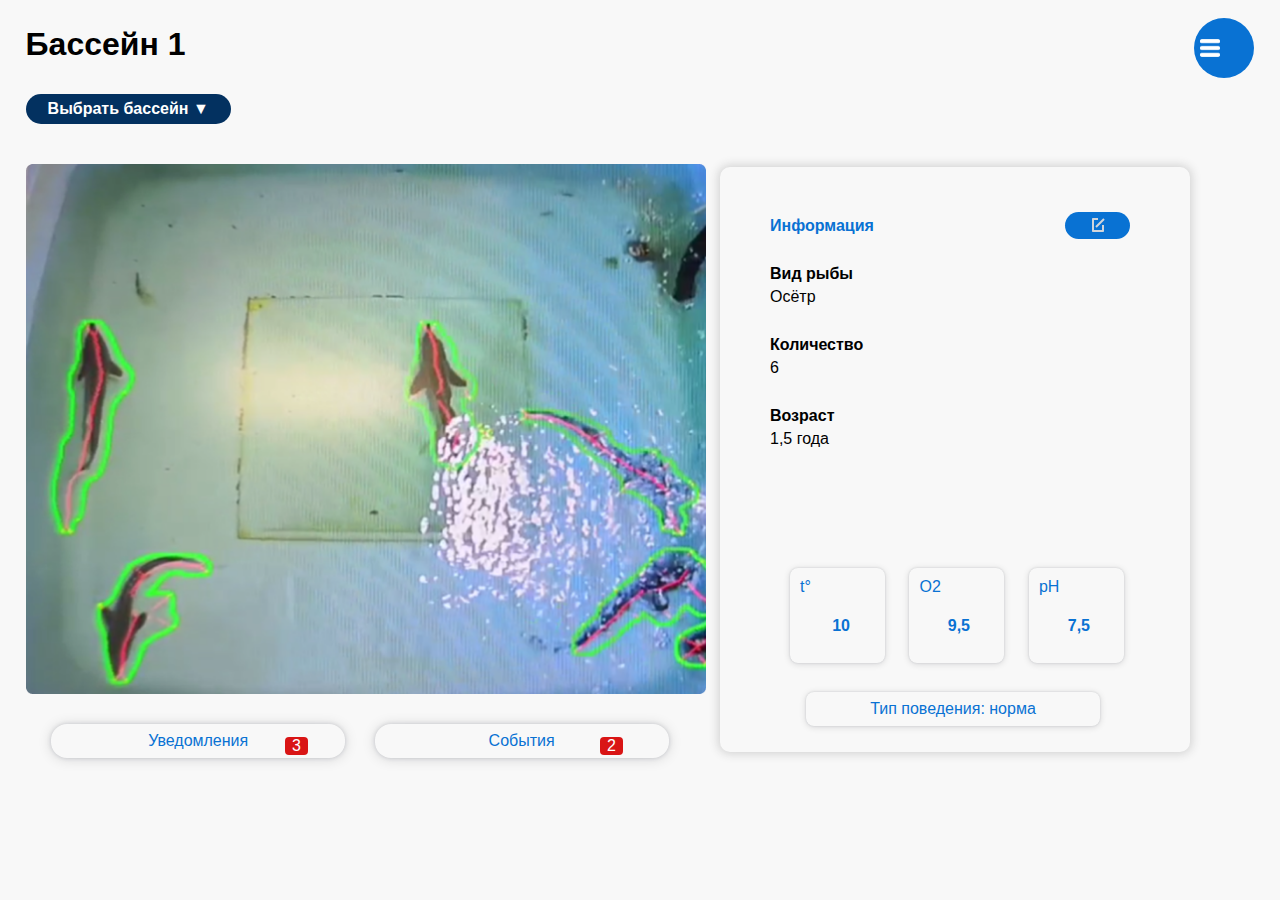
<file: reservoir.html>
<!DOCTYPE html>
<html lang="en">

<head>
  <meta charset="UTF-8" />
  <meta http-equiv="X-UA-Compatible" content="IE=edge" />
  <meta name="viewport" content="width=device-width, initial-scale=1.0" />
  <title>Просмотр бассейна</title>
  <link rel="stylesheet" href="reservoir.css" />
</head>

<header>
    <h1 class="header__main_text">Бассейн 1</h1>
    <div class="choose_reservoir">
        <div class="choose_reservoir__button">
            Выбрать бассейн ▼
        </div>
    </div>

    <button class="modal-toggle">
        <img src="./imgs/menu-symbol.svg">
    </button>

    <div class="modal-overlay">
        <div class="modal">
            <div class="modal-header">
                <button class="modal-close">‹</button>
                <h2>Рыбы</h2>
            </div>
            <div class="modal-content">
                <h4 style="color: #0972D3;">Бассейн</h4>
                <p>Показания среды</p>
                <p>Уведомления</p>
                <p>События</p>
                <p>Справка</p>
                <p>Настройки</p>
            </div>
        </div>
    </div>
</header>

<body>
    <div>
        <img class="reservoir_view" src="./imgs/reservoir_veiw.png"/>
    </div>

    <div class="container">
        <span class="tag_text">Уведомления</span>
        <span class="alert_tag">3</span>
        <span class="tag_text">События</span>
        <span class="event_tag">2</span>
    </div>

    <div class="information">
        <div class="information__main_block">
            <div class="info__title">Информация</div>
            <div class="info__subtitles">
                <div>Вид рыбы</div>
                <div class="info_main_text">Осётр</div>
            </div>
            <div class="info__subtitles">
                <div>Количество</div>
                <div class="info_main_text">6</div>
            </div>
            <div class="info__subtitles">
                <div>Возраст</div>
                <div class="info_main_text">1,5 года</div>
            </div>
            <button class="info_edit_button">
                <img src="./imgs/Icon.svg">
            </button>
        </div>
        <div class="measurements_container">
            <div class="tag_measurement">t°</div> <span class="temperature_value">10</span>
            <div class="tag_measurement">O2</div> <span class="oxygen_value">9,5</span>
            <div class="tag_measurement">pH</div> <span class="pH_value">7,5</span>
        </div>
        <div class="behavior_container">
            <div class="tag_behavior">Тип поведения: норма</div>
        </div>
    </div>
</body>
</file>
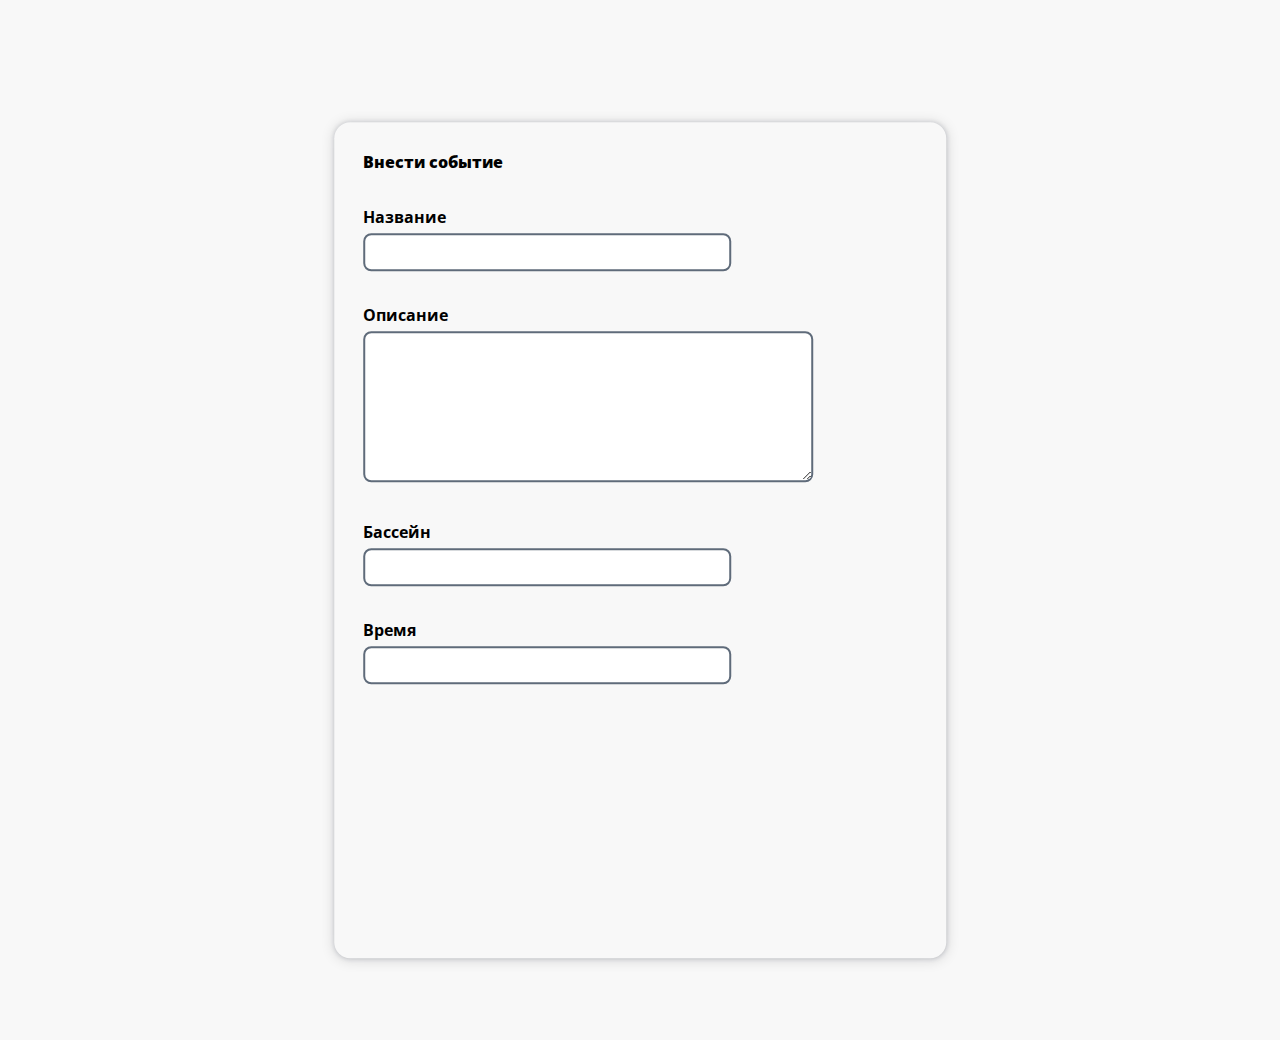
<file: Fish/AddAlert.html>
<!DOCTYPE html>
<html lang="en">
<head>
    <meta charset="UTF-8">
    <meta http-equiv="X-UA-Compatible" content="IE=edge">
    <meta name="viewport" content="width=device-width, initial-scale=1.0">
    <title>Fish</title>
    <link href="https://fonts.googleapis.com/css2?family=Open+Sans:wght@400;800&family=Roboto:wght@400;500&display=swap" rel="stylesheet">
    <link rel ='stylesheet' href="style.css" />
</head>
<body>
    <main class="addform">
        <form  action="">
            <div class="addeventform">
                <p>Внести событие</p>
            <div class="eventname">
                <p>Название</p>
                <input class="eventinput" type="text">
            </div>
            <div class="eventdescript">
                <p>Описание</p>
                <textarea name="descript" class="eventinputd" cols="30" rows="10"></textarea>
            </div>
            <div class="poolevent">
                <p>Бассейн</p>
                <input class="eventinput" type="text">
            </div>
            <div class="eventtime">
                <p>Время</p>
                <input class="eventinput" type="text">
            </div>    
           </div>
           <button class="save" type="submit">Сохранить</button>
        </form>
    </main>
</body>
</html>
</file>
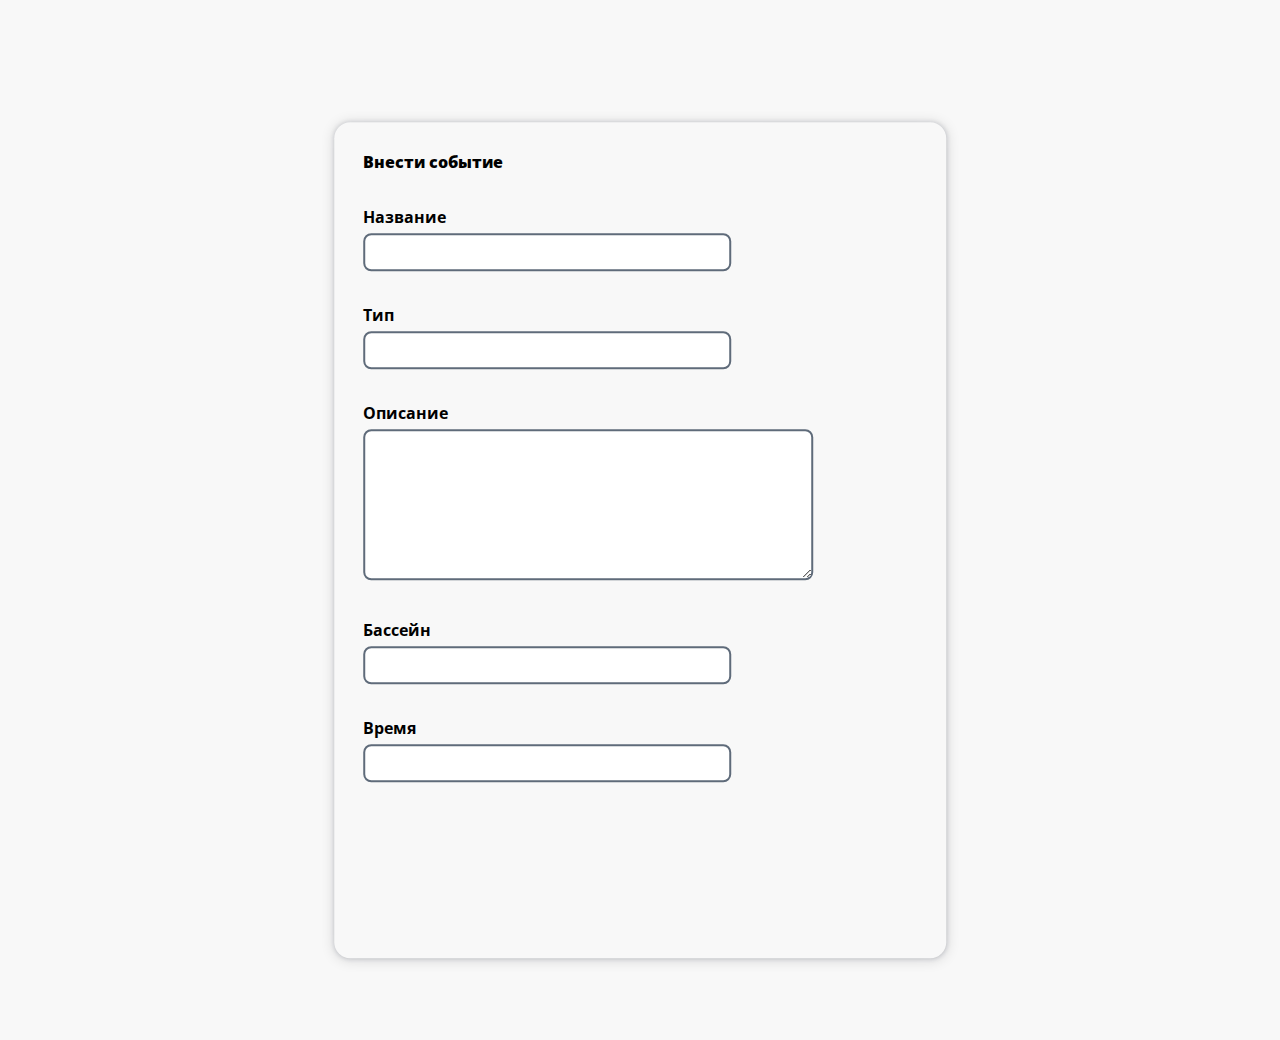
<file: Fish/AddEvent.html>
<!DOCTYPE html>
<html lang="en">
<head>
    <meta charset="UTF-8">
    <meta http-equiv="X-UA-Compatible" content="IE=edge">
    <meta name="viewport" content="width=device-width, initial-scale=1.0">
    <title>Fish</title>
    <link href="https://fonts.googleapis.com/css2?family=Open+Sans:wght@400;800&family=Roboto:wght@400;500&display=swap" rel="stylesheet">
    <link rel ='stylesheet' href="style.css" />
</head>
<body>
    <main class="addform">
        <form  action="">
            <div class="addeventform">
                <p>Внести событие</p>
            <div class="eventname">
                <p>Название</p>
                <input class="eventinput" type="text">
            </div>
            <div class="eventtype">
                <p>Tип</p>
                <input class="eventinput" type="text">
            </div>
            <div class="eventdescript">
                <p>Описание</p>
                <textarea name="descript" class="eventinputd" cols="30" rows="10"></textarea>
            </div>
            <div class="poolevent">
                <p>Бассейн</p>
                <input class="eventinput" type="text">
            </div>
            <div class="eventtime">
                <p>Время</p>
                <input class="eventinput" type="text">
            </div>    
           </div>
           <button class="save" type="submit">Сохранить</button>
        </form>
    </main>
</body>
</html>
</file>
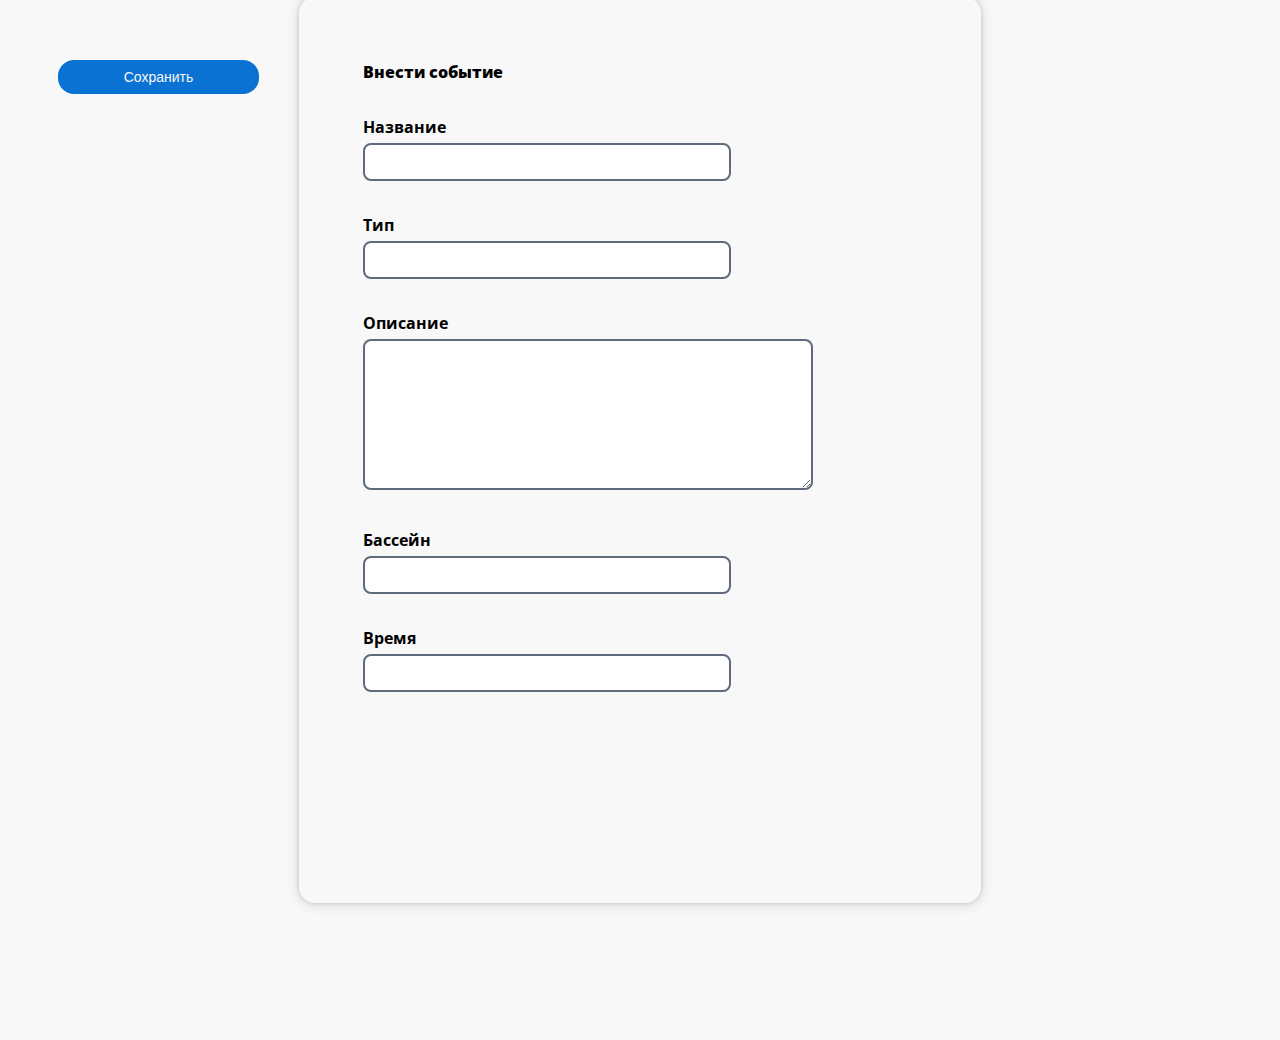
<file: Fish/AddFilter.html>
<!DOCTYPE html>
<html lang="en">
<head>
    <meta charset="UTF-8">
    <meta http-equiv="X-UA-Compatible" content="IE=edge">
    <meta name="viewport" content="width=device-width, initial-scale=1.0">
    <title>Fish</title>
    <link href="https://fonts.googleapis.com/css2?family=Open+Sans:wght@400;800&family=Roboto:wght@400;500&display=swap" rel="stylesheet">
    <link rel ='stylesheet' href="style.css" />
</head>
<body>
    <main>
        <form  action="">
            <div class="addeventform">
                <p>Внести событие</p>
            <div class="eventname">
                <p>Название</p>
                <input class="eventinput" type="text">
            </div>
            <div class="eventtype">
                <p>Tип</p>
                <input class="eventinput" type="text">
            </div>
            <div class="eventdescript">
                <p>Описание</p>
                <textarea name="descript" class="eventinputd" cols="30" rows="10"></textarea>
            </div>
            <div class="poolevent">
                <p>Бассейн</p>
                <input class="eventinput" type="text">
            </div>
            <div class="eventtime">
                <p>Время</p>
                <input class="eventinput" type="text">
            </div>    
           </div>
           <button class="save" type="submit">Сохранить</button>
        </form>
    </main>
</body>
</html>
</file>
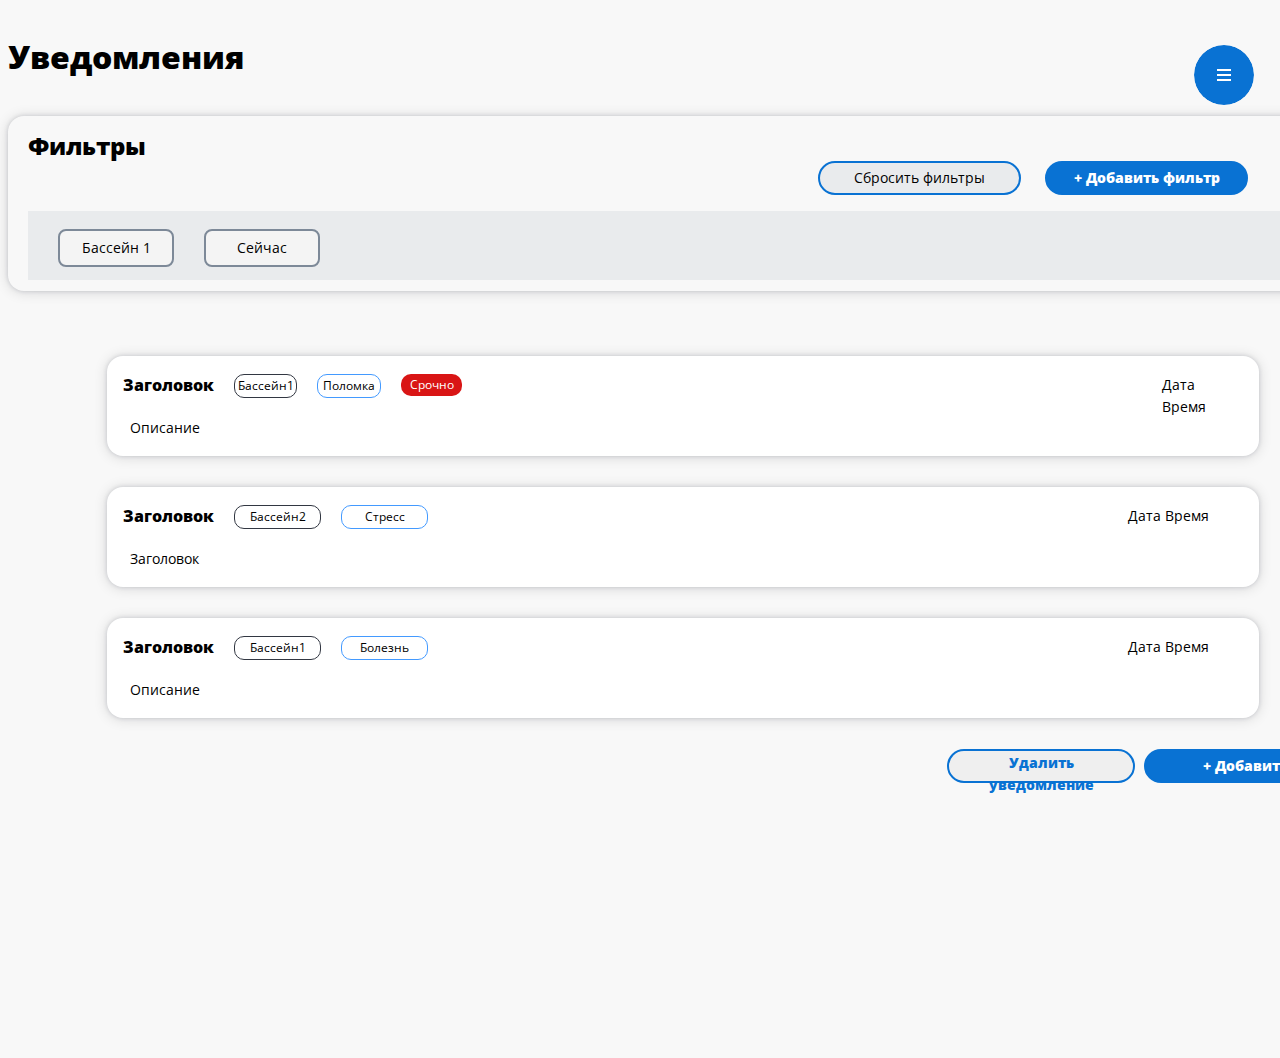
<file: Fish/alert.html>
<!DOCTYPE html>
<html lang="en">
<head>
    <meta charset="UTF-8">
    <meta http-equiv="X-UA-Compatible" content="IE=edge">
    <meta name="viewport" content="width=device-width, initial-scale=1.0">
    <title>Уведомления</title>
    <link href="https://fonts.googleapis.com/css2?family=Open+Sans:wght@400;800&family=Roboto:wght@400;500&display=swap" rel="stylesheet">
    <link rel ='stylesheet' href="style.css" />
</head>
<body>
    <main>
        <div class="head">
            <div class="headname">
                <p>Уведомления</p>
            </div>
            
            <button class="menubtn"></button>
            <div class="menu" id="menu">
                <div class="headmenu">
                    <p>Рыбы</p>
                </div>
                <div class="line1"></div>
                <ul>
                    <li class="str"><a href="reservoir.html"><span style="color: #414D5C;">Бассейн</span></a></li>
                    <li class="str"><a href="measurements.html"><span style="color: #414D5C;">Показания среды</span></a></li>
                    <li class="str"><a href="alert.html"><span style="color: #0972D3;">Уведомления</span></a></li>
                    <li class="str"><a href="event.html"><span style="color: #414D5C;">События</span></a></li>
                </ul>
                <div class="line2"></div>
              </div>
        </div>
        <script>
            document.querySelector(".menubtn").addEventListener("click", function() {
              document.getElementById("menu").classList.toggle("show-menu");
            });
          </script>
        <div class="chose">
            <div class="headforchose">
                <p>Фильтры</p>
                <div class="buttons">
                    <button class="add white">
                        Сбросить фильтры
                    </button>
                    <button class="add">
                        + Добавить фильтр
                    </button>
                </div>
            </div>
            <div class="filters">
                <div class="filter">
                    <p>Бассейн 1</p>
                </div>
                <div class="filter">
                    <p>Сейчас</p>
                </div>
            </div>
        </div>
        <div class="main">
            <div class="event">
                <div class="headforevent">
                    <div class="name">                            
                        <p>
                            Заголовок
                        </p> 
                    </div>

                    <div class="filter1">
                        <p>
                            Бассейн1
                        </p>
                    </div>
                    <div class="filter2">
                        <p>
                            Поломка
                        </p>
                    </div>
                    <div class="filter3">
                        <p>
                            Срочно
                        </p>
                    </div>
                    <p class="datatime">
                        Дата Время
                    </p>
                </div>
                <p class="description">
                    Описание
                </p>
            </div>
            <div class="event">
                <div class="headforevent">
                    <div class="name">                            
                        <p>
                            Заголовок
                        </p> 
                    </div>

                    <div class="filter1">
                        <p>
                            Бассейн2
                        </p>
                    </div>
                    <div class="filter2">
                        <p>
                            Стресс
                        </p>
                    </div>
                    <p class="datatime">
                        Дата Время
                    </p>
                </div>
                <p class="description">
                    Заголовок
                </p>
            </div>
            <div class="event">
                <div class="headforevent">
                    <div class="name">                            
                        <p>
                            Заголовок
                        </p> 
                    </div>

                    <div class="filter1">
                        <p>
                            Бассейн1
                        </p>
                    </div>
                    <div class="filter2">
                        <p>
                            Болезнь
                        </p>
                    </div>
                    <p class="datatime">
                        Дата Время
                    </p>
                </div>
                <p class="description">
                    Описание
                </p>
            </div>
            <div class="buttons2">
                
                <button class="deleteevent">
                    Удалить уведомление
                </button>
                    <button id="show-form-btn" class="addevent">
                    + Добавить 
                    </button>
            </div>

            <!-- <form id="add-filter" style="display: none;">
                    <div class="addform">
                        <p>Внести событие</p>
                    <div class="eventname">
                        <p>Название</p>
                        <input class="eventinput" type="text">
                    </div>
                    <div class="eventtype">
                        <p>Tип</p>
                        <input class="eventinput" type="text">
                    </div>
                    <div class="eventdescript">
                        <p>Описание</p>
                        <textarea name="descript" class="eventinputd" cols="30" rows="10"></textarea>
                    </div>
                    <div class="poolevent">
                        <p>Бассейн</p>
                        <input class="eventinput" type="text">
                    </div>
                    <div class="eventtime">
                        <p>Время</p>
                        <input class="eventinput" type="text">
                    </div>    
                    <button class="save" type="submit">Сохранить</button>
                    </div>
                </form>
                </div>
    
                <script>
                    document.getElementById("add-filter-btn").addEventListener("click", function() {
                    document.getElementById("add-filter").style.display = "block";
                    document.getElementById("overlay").style.display = "block";});
                </script> -->

            <form id="form" style="display: none;">
                <div class="addform">
                    <div class="addeventform">
                        <p>Внести событие</p>
                    <div class="eventname">
                        <p>Название</p>
                        <input class="eventinput" type="text">
                    </div>
                    <div class="eventdescript">
                        <p>Описание</p>
                        <textarea name="descript" class="eventinputd" cols="30" rows="10"></textarea>
                    </div>
                    <div class="poolevent">
                        <p>Бассейн</p>
                        <input class="eventinput" type="text">
                    </div>
                    <div class="eventtime">
                        <p>Время</p>
                        <input class="eventinput" type="text">
                    </div>    
                    <button class="save" type="submit">Сохранить</button>
                    </div>
                </div>
            </form>
            <script>
                document.getElementById("show-form-btn").addEventListener("click", function() {
                    document.getElementById("form").style.display = "block";
                    document.getElementById("overlay").style.display = "block";});
            </script>
        </div>
    </main>
</body>
<div id="overlay" class="overlay"></div>

</html>
</file>
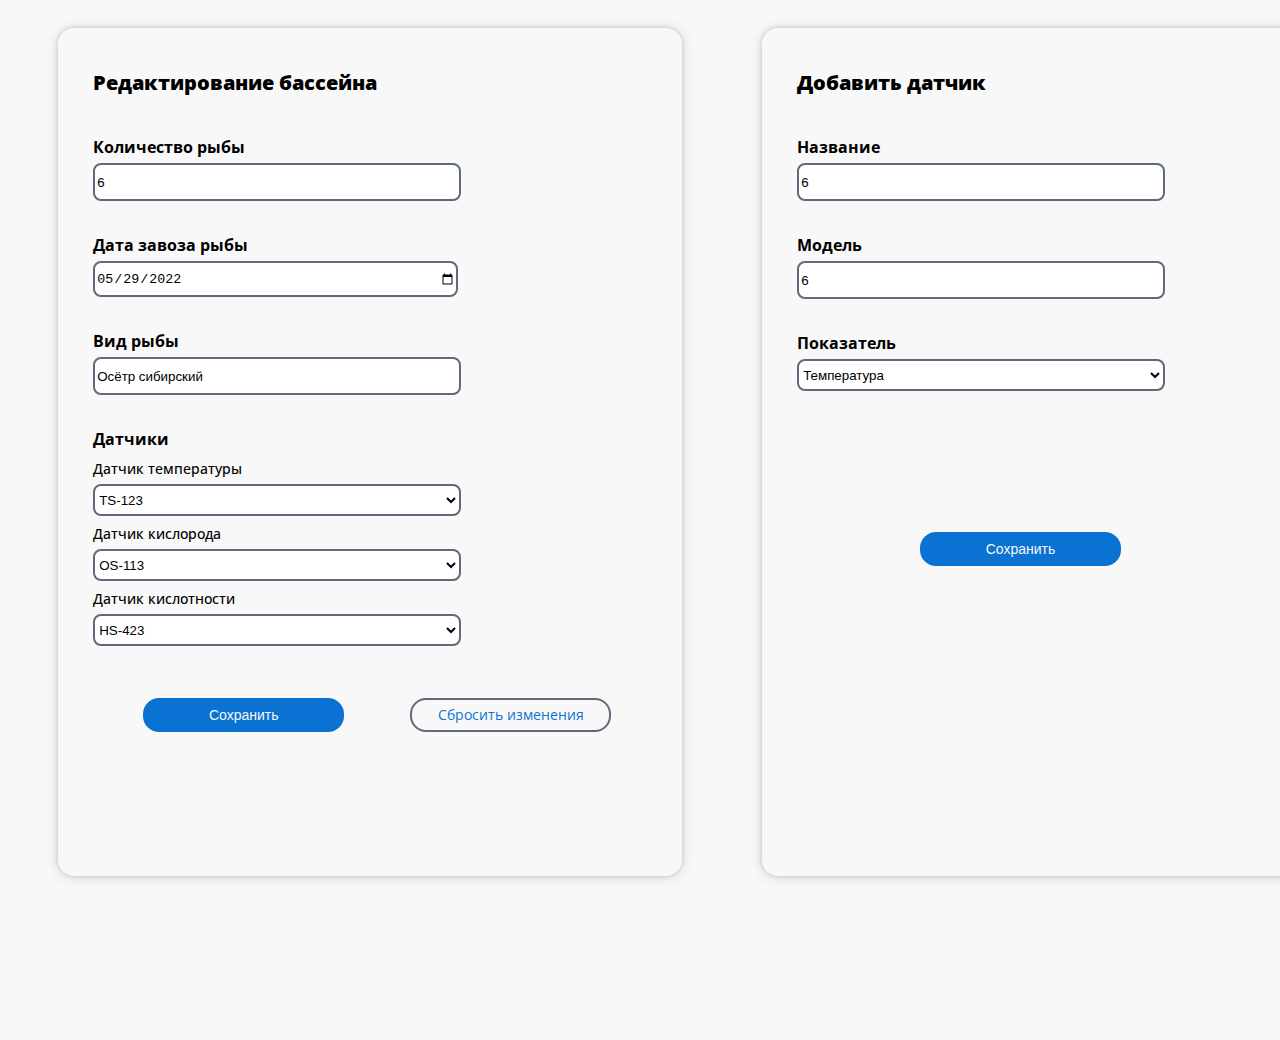
<file: Fish/EditReservoir.html>
<!DOCTYPE html>
<html lang="en">
<head>
    <meta charset="UTF-8">
    <meta http-equiv="X-UA-Compatible" content="IE=edge">
    <meta name="viewport" content="width=device-width, initial-scale=1.0">
    <title>EditReservoir</title>
    <link href="https://fonts.googleapis.com/css2?family=Open+Sans:wght@400;800&family=Roboto:wght@400;500&display=swap" rel="stylesheet">
    <link rel ='stylesheet' href="style.css" />
</head>
<body>
<div class="editcontainer">
    <div class="editform">
        <form  action="">
            <div class="addeventform2">
                <p>Редактирование бассейна</p>
            <div class="eventname">
                <p>Количество рыбы</p>
                <input class="eventinput" type="text" value = 6>
            </div>
            <div class="eventtype">
                <p>Дата завоза рыбы</p>
                <input class="eventinput" type="date" value="2022-05-29">
            </div>
            <div class="eventdescript">
                <p>Вид рыбы</p>
                <input class="eventinput" type="text" value = "Осётр сибирский" >
            </div>
            <div class="poolevent">
                <p>Датчики</p>
                <p class="sensortag">Датчик температуры</p>
                <select class="selectinput">
                    <option>TS-123</option>
                    <option>TS-234</option>
                    <option>TS-733</option>
                </select>
                <p class="sensortag">Датчик кислорода</p>
                <select class="selectinput">
                    <option>OS-113</option>
                    <option>OS-134</option>
                    <option>OS-833</option>
                </select>
                <p class="sensortag">Датчик кислотности</p>
                <select class="selectinput">
                    <option>HS-423</option>
                    <option>HS-134</option>
                    <option>HS-533</option>
                </select>
            </div>  
            <button class="save" type="submit">Сохранить</button>
            <button class="reset" type="reset">Сбросить изменения</button>
           </div>
        </form>
    </div>
    <div class="sensorform" >
        <form action="">
            <div class="addeventform2">
                <p>Добавить датчик</p>
                <div class="eventname">
                    <p>Название</p>
                    <input class="eventinput" type="text" value = 6>
                </div>
                <div class="eventname">
                    <p>Модель</p>
                    <input class="eventinput" type="text" value = 6>
                </div>
                <div class="eventname">
                    <p>Показатель</p>
                    <select class="selectinput">
                        <option>Температура</option>
                        <option>Кислород</option>
                        <option>Кислотность</option>
                    </select>
                    <button class="savesensor" type="submit">Сохранить</button>
                </div>
            </div>
        </form>
    </div>
</div>
</body>
</html>
</file>
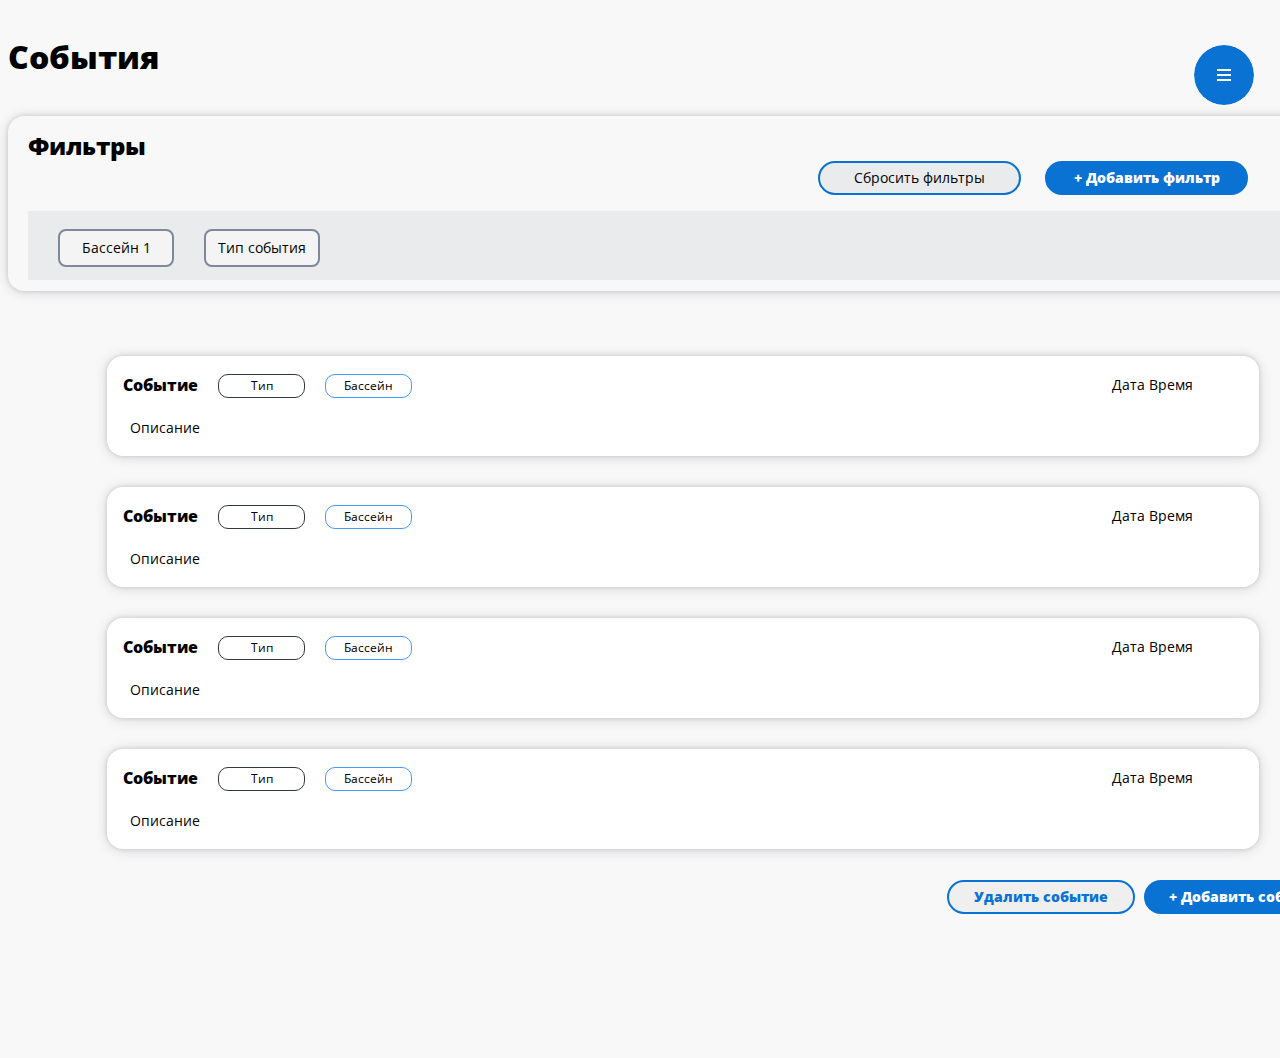
<file: Fish/event.html>
<!DOCTYPE html>
<html lang="en">
<head>
    <meta charset="UTF-8">
    <meta http-equiv="X-UA-Compatible" content="IE=edge">
    <meta name="viewport" content="width=device-width, initial-scale=1.0">
    <title>События</title>
    <link href="https://fonts.googleapis.com/css2?family=Open+Sans:wght@400;800&family=Roboto:wght@400;500&display=swap" rel="stylesheet">
    <link rel ='stylesheet' href="style.css" />
</head>
<body>
    <main>
        <div class="head">
            <div class="headname">
                <p>События</p>
            </div>
            
            <button class="menubtn"></button>
            <div class="menu" id="menu">
                <div class="headmenu">
                    <p>Рыбы</p>
                </div>
                <div class="line1"></div>
                <ul>
                    <li class="str"><a href="reservoir.html"><span style="color: #414D5C;">Бассейн</span></a></li>
                    <li class="str"><a href="measurements.html"><span style="color: #414D5C;">Показания среды</span></a></li>
                    <li class="str"><a href="alert.html"><span style="color: #414D5C;">Уведомления</span></a></li>
                    <li class="str"><a href="event.html"><span style="color: #0972D3;">События</span></a></li>
                </ul>
                <div class="line2"></div>
              </div>
        </div>
        <script>
            document.querySelector(".menubtn").addEventListener("click", function() {
              document.getElementById("menu").classList.toggle("show-menu");
            });
          </script>
        <div class="chose">
            <div class="headforchose">
                <p>Фильтры</p>
                <div class="buttons">
                    <button class="add white">
                        Сбросить фильтры
                    </button>
                    <button class="add">
                        + Добавить фильтр
                    </button>
                </div>
            </div>
            <div class="filters">
                <div class="filter">
                    <p>Бассейн 1</p>
                </div>
                <div class="filter">
                    <p>Тип события</p>
                </div>
            </div>
        </div>
        <div class="main">
            <div class="event">
                <div class="headforevent">
                    <div class="name">                            
                        <p>
                            Событие
                        </p> 
                    </div>

                    <div class="filter1">
                        <p>
                            Тип
                        </p>
                    </div>
                    <div class="filter2">
                        <p>
                            Бассейн
                        </p>
                    </div>
                    <p class="datatime">
                        Дата Время
                    </p>
                </div>
                <p class="description">
                    Описание
                </p>
            </div>
            <div class="event">
                <div class="headforevent">
                    <div class="name">                            
                        <p>
                            Событие
                        </p> 
                    </div>

                    <div class="filter1">
                        <p>
                            Тип
                        </p>
                    </div>
                    <div class="filter2">
                        <p>
                            Бассейн
                        </p>
                    </div>
                    <p class="datatime">
                        Дата Время
                    </p>
                </div>
                <p class="description">
                    Описание
                </p>
            </div>
            <div class="event">
                <div class="headforevent">
                    <div class="name">                            
                        <p>
                            Событие
                        </p> 
                    </div>

                    <div class="filter1">
                        <p>
                            Тип
                        </p>
                    </div>
                    <div class="filter2">
                        <p>
                            Бассейн
                        </p>
                    </div>
                    <p class="datatime">
                        Дата Время
                    </p>
                </div>
                <p class="description">
                    Описание
                </p>
            </div>
            <div class="event">
                <div class="headforevent">
                    <div class="name">                            
                        <p>
                            Событие
                        </p> 
                    </div>

                    <div class="filter1">
                        <p>
                            Тип
                        </p>
                    </div>
                    <div class="filter2">
                        <p>
                            Бассейн
                        </p>
                    </div>
                    <p class="datatime">
                        Дата Время
                    </p>
                </div>
                <p class="description">
                    Описание
                </p>
            </div>
            <div class="buttons2">
                
                <button class="deleteevent">
                    Удалить событие
                </button>
                    <button class="addevent" id="add-event-btn">
                    + Добавить событие
                    </button>
                </form>
            </div>

            <!-- <form id="add-filter" style="display: none;">
                <div class="addform">
                    <div class="addeventform">
                        <p>Внести событие</p>
                    <div class="eventname">
                        <p>Название</p>
                        <input class="eventinput" type="text">
                    </div>
                    <div class="eventtype">
                        <p>Tип</p>
                        <input class="eventinput" type="text">
                    </div>
                    <div class="eventdescript">
                        <p>Описание</p>
                        <textarea name="descript" class="eventinputd" cols="30" rows="10"></textarea>
                    </div>
                    <div class="poolevent">
                        <p>Бассейн</p>
                        <input class="eventinput" type="text">
                    </div>
                    <div class="eventtime">
                        <p>Время</p>
                        <input class="eventinput" type="text">
                    </div>    
                    <button class="save" type="submit">Сохранить</button>
                    </div>
                        </div>
                    </form>
                </div>

            <script>
                document.getElementById("add-filter-btn").addEventListener("click", function() {
                document.getElementById("add-filter").style.display = "block";
                document.getElementById("overlay").style.display = "block";});
            </script> -->

            <form id="add-event" style="display: none;">
                <div class="addform">
                    <div class="addeventform">
                        <p>Внести событие</p>
                    <div class="eventname">
                        <p>Название</p>
                        <input class="eventinput" type="text">
                    </div>
                    <div class="eventtype">
                        <p>Tип</p>
                        <input class="eventinput" type="text">
                    </div>
                    <div class="eventdescript">
                        <p>Описание</p>
                        <textarea name="descript" class="eventinputd" cols="30" rows="10"></textarea>
                    </div>
                    <div class="poolevent">
                        <p>Бассейн</p>
                        <input class="eventinput" type="text">
                    </div>
                    <div class="eventtime">
                        <p>Время</p>
                        <input class="eventinput" type="text">
                    </div>    
                    <button class="save" type="submit">Сохранить</button>
                    </div>
                </div>
            </form>
            <script>
                document.getElementById("add-event-btn").addEventListener("click", function() {
                document.getElementById("add-event").style.display = "block";
                document.getElementById("overlay").style.display = "block";});
            </script>
        </div>
    </main>
</body>
<div id="overlay" class="overlay"></div>

</html>
</file>
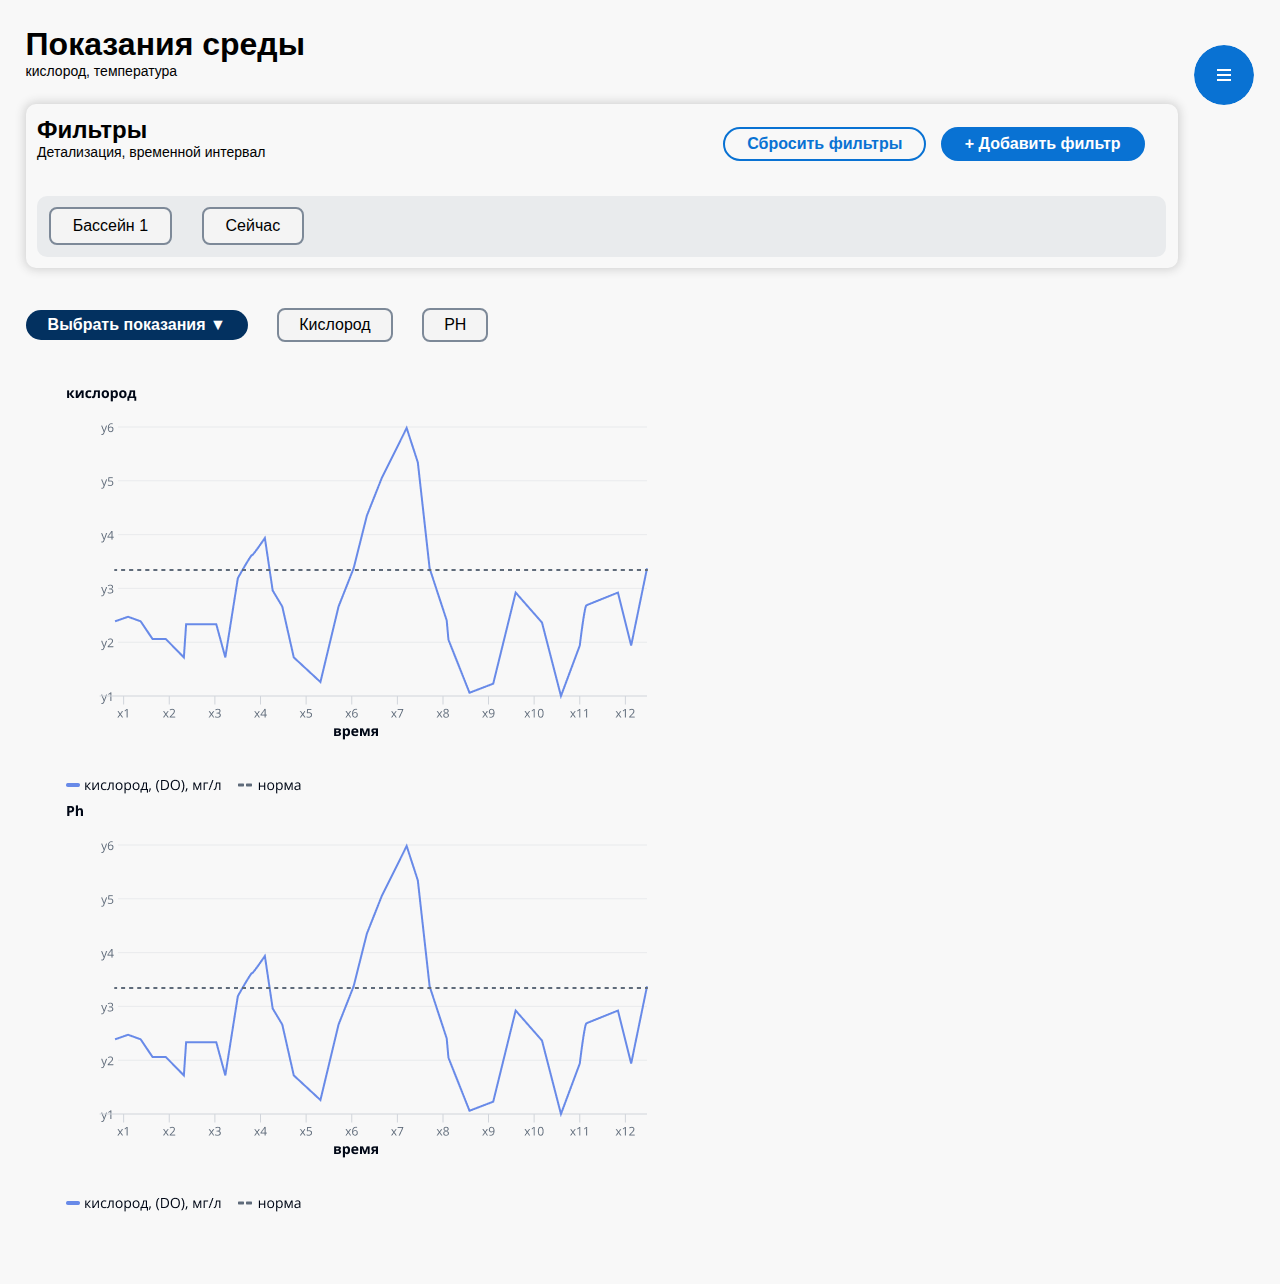
<file: Fish/measurements.html>
<!DOCTYPE html>
<html lang="en">

<head>
    <meta charset="UTF-8" />
    <meta http-equiv="X-UA-Compatible" content="IE=edge" />
    <meta name="viewport" content="width=device-width, initial-scale=1.0" />
    <title>Показания среды</title>
    <link rel="stylesheet" href="measurements.css" />
</head>

<body>
    <div class="header">
        <div>
            <div class="header__main_text">Показания среды</div>
            <div class="sub_title">кислород, температура</div>
        </div>
        <button class="menubtn"></button>
        <div class="menu" id="menu">
            <div class="headmenu">
                <p>Рыбы</p>
            </div>
            <div class="line1"></div>
            <ul>
                <li class="str"><a href="reservoir.html"><span style="color: #414D5C;">Бассейн</span></a></li>
                <li class="str"><a href="measurements.html"><span style="color: #0972D3;">Показания среды</span></a>
                </li>
                <li class="str"><a href="alert.html"><span style="color: #414D5C;">Уведомления</span></a></li>
                <li class="str"><a href="event.html"><span style="color: #414D5C;">События</span></a></li>
            </ul>
            <div class="line2"></div>
        </div>
    </div>
    <script>
        document.querySelector(".menubtn").addEventListener("click", function () {
            document.getElementById("menu").classList.toggle("show-menu");
        });
    </script>

    </div>
    </div>

    <div class="filters">
        <div class="filers__main_block">
            <div class="filters__titles">
                <div class="filters__main_text">Фильтры</div>
                <div class="sub_title">Детализация, временной интервал</div>
            </div>
            <div class="filters__buttons">
                <div class="filters__button_white">Сбросить фильтры</div>
                <div class="filters__button_blue filters__button_white">+ Добавить фильтр</div>

            </div>
        </div>
        <div class="container">
            <div class="tag_text">Бассейн 1</div>
            <div class="tag_text">Сейчас</div>
        </div>
    </div>

    <div class="choose_measurements">
        <div class="choose_measurements__button">
            Выбрать показания ▼
        </div>
        <div class="choose_measurements__tag">Кислород</div>
        <div class="choose_measurements__tag">PH</div>
    </div>

    <div class="charts">
        <img class="charts__element" src="./imgs/Line_chart.png" />
        <img class="charts__element" src="./imgs/Line_chart(1).png" />
    </div>
</body>
</file>
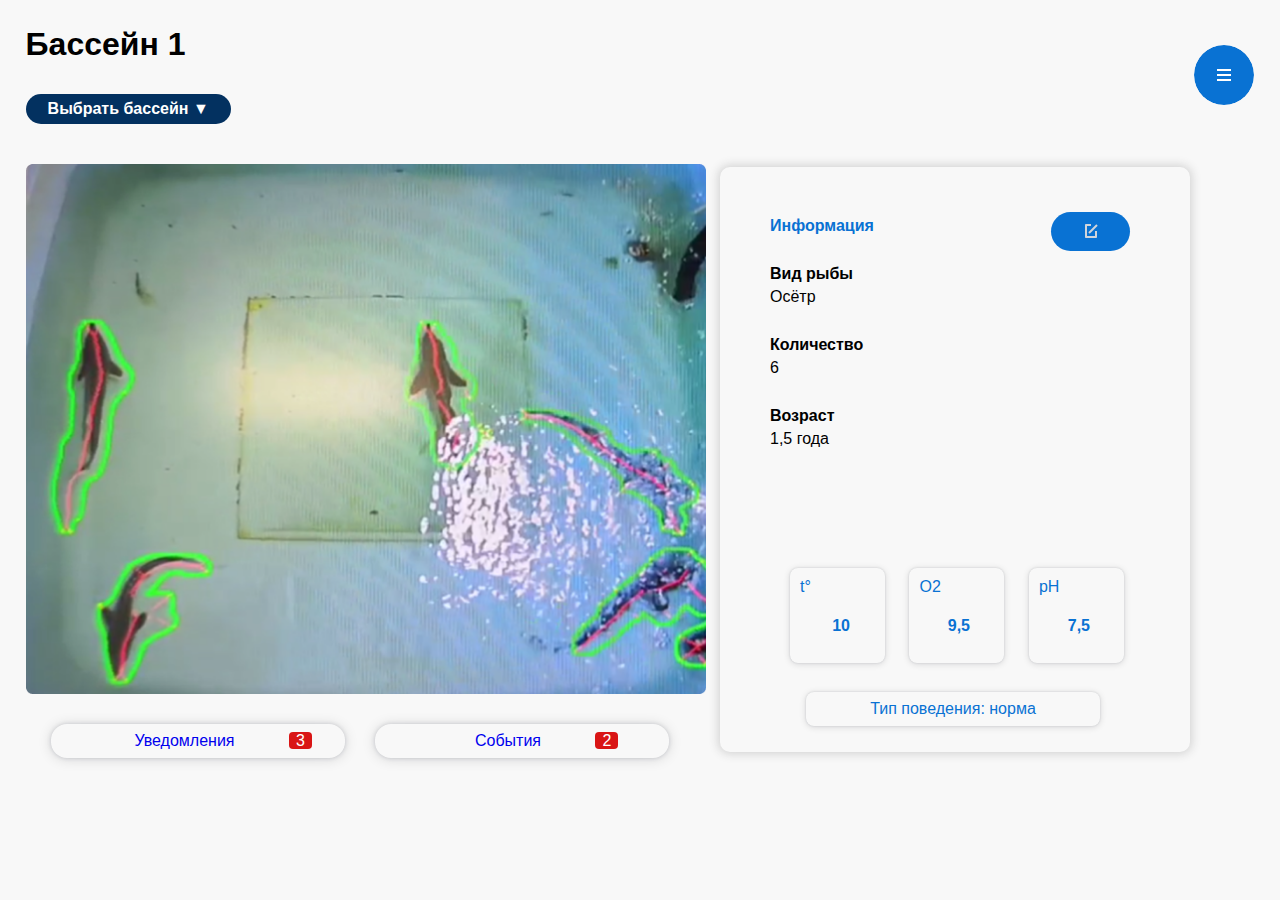
<file: Fish/reservoir.html>
<!DOCTYPE html>
<html lang="en">

<head>
  <meta charset="UTF-8" />
  <meta http-equiv="X-UA-Compatible" content="IE=edge" />
  <meta name="viewport" content="width=device-width, initial-scale=1.0" />
  <title>Просмотр бассейна</title>
  <link rel="stylesheet" href="reservoir.css" />

</head>

<header>
    <h1 class="header__main_text">Бассейн 1</h1>
    <div class="choose_reservoir">
        <div class="choose_reservoir__button">
            Выбрать бассейн ▼
        </div>
    </div>

    <main>
            <button class="menubtn"></button>
            <div class="menu" id="menu">
                <div class="headmenu">
                    <p>Рыбы</p>
                </div>
                <div class="line1"></div>
                <ul>
                    <li class="str"><a href="reservoir.html"><span style="color: #0972D3;">Бассейн</span></a></li>
                    <li class="str"><a href="measurements.html"><span style="color: #414D5C;">Показания среды</span></a></li>
                    <li class="str"><a href="alert.html"><span style="color: #414D5C;">Уведомления</span></a></li>
                    <li class="str"><a href="event.html"><span style="color: #414D5C;">События</span></a></li>
                </ul>
                <div class="line2"></div>
              </div>
        </div>
        <script>
            document.querySelector(".menubtn").addEventListener("click", function() {
              document.getElementById("menu").classList.toggle("show-menu");
            });
          </script>
</header>

<body>
    <div>
        <img class="reservoir_view" src="./imgs/reservoir_veiw.png"/>
    </div>

    <div class="container">
        <span class="tag_text"><a href="event.html">
            <span style="margin: 50px;">Уведомления</span>
            <span class="alert_tag">3</span>
        </a>
        </span>
        <span class="tag_text"><a href="alert.html">
            <span style="margin: 50px;">События</span>
            <span class="event_tag">2</span>
        </a>
        </span>
    </div>

    <div class="information">
        <div class="information__main_block">
            <div class="info__title">Информация</div>
            <div class="info__subtitles">
                <div>Вид рыбы</div>
                <div class="info_main_text">Осётр</div>
            </div>
            <div class="info__subtitles">
                <div>Количество</div>
                <div class="info_main_text">6</div>
            </div>
            <div class="info__subtitles">
                <div>Возраст</div>
                <div class="info_main_text">1,5 года</div>
            </div>
            <a class="info_edit_button" href="EditReservoir.html">
                <img src="./imgs/Icon.svg">
            </a>
        </div>
        <div class="measurements_container">
            <div class="tag_measurement">t°</div> <span class="temperature_value">10</span>
            <div class="tag_measurement">O2</div> <span class="oxygen_value">9,5</span>
            <div class="tag_measurement">pH</div> <span class="pH_value">7,5</span>
        </div>
        <div class="behavior_container">
            <div class="tag_behavior">Тип поведения: норма</div>
        </div>
    </div>
</body>
</file>
<file: reservoir.css>
.header__main_text {
    font-size: 32px;
    font-weight:800;
}

body {
    width: 100%;
    margin: 2%;
    padding: 0%;
    font-family: 'Open Sans', sans-serif;
    background-color: #F8F8F8;
}

.choose_reservoir {
    margin-top: 10px;
    display: inline-block;
}

.choose_reservoir__button {
    display: inline-block;
    border-radius: 40px;
    background-color: #033160;
    color: white;
    font-style: 14px;
    font-weight: 800;
    padding: 6px 22px;
    margin-right: 25px;
}

.modal-toggle {
    background-color: #0972D3;
    height: 60px;
    width: 60px;
    border: none;
    cursor: pointer;
    border-radius: 50%;
    position: absolute;
    top: 2%;
    right: 2%;
}

.modal-toggle img {
    display: table-cell;
    vertical-align: middle; 
    text-align: center; 
    height: 20px;
    width: 20px;
}

.reservoir_view {
    margin-top: 40px;
    width: 680px;
    height: 530px;
}

.container {
    border-radius: 0px;
    margin: 1%;
    padding: 1%;
    display: inline-block;
    width: 55%;
}

.tag_text {
    width: 250px;
    box-shadow: 0px 1px 14px rgba(0, 7, 22, 0.14), 0px 0px 4px rgba(65, 77, 92, 0.2);
    border-radius: 16px;
    padding: 8px 22px;
    background-color: F8F8F8;
    display: inline-block;
    margin-right: 25px;
    color: #0972D3;
    font-style: 16px;
    font-weight: 400;
    text-align: center; 
    cursor: pointer;
}

.modal-overlay {
    position: fixed;
    z-index: 1;
    left: 0;
    top: 0;
    width: 100%;
    height: 100%;
    background-color: rgba(0, 0, 0, 0.6);
    visibility: hidden;
    opacity: 0;
    transition: all .3s ease-in-out;
}

.modal-overlay.active {
    visibility: visible;
    opacity: 1;
}

.modal {
    position: fixed;
    z-index: 2;
    right: 0;
    top: 0;
    width: 25%;
    height: 100%;
    background-color: #fff;
    transform: translateX(100%);
    transition: all .3s ease-in-out;
}

.modal.active {
    transform: translateX(0%);
}

.modal-header {
    position: relative;
    padding: 20px;
    border-bottom: 1px solid #ccc;
}

.modal-header h2 {
    margin: 0;
}

.modal-close {
    position: absolute;
    top: 15px;
    right: 20px;
    background-color: transparent;
    border: none;
    font-size: 36px;
    line-height: 36px;
    cursor: pointer;
    outline: none;
    transform: scaleX(-1);
}

.modal-content {
    padding: 20px;
}

.modal-toggle:focus + .modal-overlay {
    visibility: visible;
    opacity: 1;
}

.modal-toggle:focus + .modal-overlay .modal {
    transform: translateX(0%);
}

.modal-toggle:focus {
    outline: none;
}

.information {
    position: absolute;
    right: 90px;
    top: 141px;
    margin-top: 2%;
    border-radius: 10px;
    box-shadow: 0px 0px 10px 2px lightgrey;
    width: 470px;
    height: 585px;
}

.info__title{
    display: inline-block;
    margin-left: 50px;
    margin-top: 50px;
    color: #0972D3;
    font-style: 16px;
    font-weight: 600;
}

.info__subtitles{
    margin-top: 30px;
    margin-left: 50px;
    font-style: 14px;
    font-weight: 600;
}

.info_main_text{
    font-weight: 400;
    margin-top: 5px;
}

.info_edit_button{
    float: right;
    display: flex;
    justify-content: center;
    align-items: center;
    padding: 6px 22px;
    border: none;
    cursor: pointer;
    position: relative;
    margin-right: 50px;
    width: 65px;
    height: 27px;
    background: #0972D3;
    border-radius: 40px;
    position: absolute;
    top: 45px;
    right: 10px;
}

.tag_behavior {
    width: 250px;
    box-shadow: 0px 1px 7px rgba(0, 7, 22, 0.14), 0px 0px 2px rgba(65, 77, 92, 0.2);
    border-radius: 8px;
    padding: 8px 22px;
    background-color: F8F8F8;
    display: inline-block;
    margin-right: 25px;
    color: #0972D3;
    font-style: 16px;
    font-weight: 400;
    text-align: center; 
    cursor: pointer;
    position: absolute;
    right: 65px;
    top: 525px;
}

.measurements_container{
    margin-top: 30px;
    margin-left: 50px;
    gap: 20px;
}

.tag_measurement {
    width: 75px;
    height: 75px;
    box-shadow: 0px 1px 7px rgba(0, 7, 22, 0.14), 0px 0px 2px rgba(65, 77, 92, 0.2);
    border-radius: 8px;
    padding: 10px;
    background-color: F8F8F8;
    margin-top: 90px;
    margin-left: 20px;
    color: #0972D3;
    font-style: 16px;
    font-weight: 500;
    display: inline-block;
    cursor: pointer;
}

.temperature_value{
    position: absolute;
    top: 450px;
    right: 340px;
    color: #0972D3;
    font-style: 16px;
    font-weight: 600;
}

.oxygen_value{
    position: absolute;
    top: 450px;
    right: 220px;
    color: #0972D3;
    font-style: 16px;
    font-weight: 600;
}

.pH_value{
    position: absolute;
    top: 450px;
    right: 100px;
    color: #0972D3;
    font-style: 16px;
    font-weight: 600;
}

.alert_tag{
    padding-left: 7px;
    padding-right: 7px;
    border-radius: 4px;
    text-align: center;
    color:white;
    background-color: #D91515;
    font-style: 5px;
    position: absolute;
    left: 285px;
    top: 737px;
    cursor: pointer;
}

.event_tag{
    padding-left: 7px;
    padding-right: 7px;
    border-radius: 4px;
    text-align: center;
    color:white;
    background-color: #D91515;
    font-style: 5px;
    position: absolute;
    left: 600px;
    top: 737px;
    cursor: pointer;
}
</file>
<file: Fish/style.css>
body {
    background-color: #F8F8F8;
    font-family: 'Open Sans';
    font-style: normal;
    font-weight: 800;
    height: 1024px;
}

main {
    width: 1350px;
    margin: 0 auto;
}
a {
    text-decoration: none;
  }
  
li {
      list-style-type: none;
}
  
ul {
    padding: 0;
}

p {
    margin: 0;
}

.head{
    width: 1350px;
    height: 60px;
    margin-top: 26px;
    display: flex;
    align-items: center;
    
}

.headname{
    display: flex;
    font-weight: 800;
    font-size: 32px;
    width: 150px;
    height: 40px;
    align-items: center;
}

.menubtn {
    position: absolute;
    right: 2%;
    top: 5%;
    width: 60px;
    height: 60px;
    display: flex;
    background-image: url("Button.svg");
    border: none;
    outline: none;
    border-radius: 50%;
}

.menu {
    display: none;
}
  
.show-menu {
    display: flex;
    flex-direction: column;
    align-items: flex-start;
    padding: 0px 0px 20px;
    gap: 18px;
    width: 280px;
    height: 953px;
    background: #F8F8F8;
    box-shadow: 0px 6px 36px rgba(0, 7, 22, 0.1), 0px 1px 1px rgba(233, 235, 237, 0.4);
    position: absolute;
    right: 0px;
    top: 0px;
}

.headmenu {
    display: flex;
    flex-direction: column;
    align-items: flex-start;
    padding: 20px 0px 0px;
    gap: 20px;
    width: 280px;
    height: 24px;
}

.headmenu p {
    font-family: 'Open Sans';
    font-style: normal;
    font-weight: 800;
    font-size: 20px;
    line-height: 24px;
    margin-left: 26px;
}

.str {
    font-weight: 400;
    font-size: 14px;
    line-height: 22px;
    color: #414D5C;
    margin-left: 28px;
    margin-bottom: 10px;
}

.line1 {
    width: 280px;
    height: 2px;
    background: #E9EBED;
    margin-top: 20px;
}

.line2 {
    width: 280px;
    height: 2px;
    background: #E9EBED;
    margin-top: 20px;
}


.chose {
    margin-top: 30px;
    width: 1350px;
    height: 175px;
    box-shadow: 0px 1px 14px rgba(0, 7, 22, 0.14), 0px 0px 4px rgba(65, 77, 92, 0.2);
    border-radius: 16px;
    gap: 10px;
}

.headforchose{
    width: 1310px;
    height: 40px;
    margin: 0 auto;
    padding-top: 15px;
}

.headforchose p {
    font-weight: 800;
    font-size: 24px;
    line-height: 30px;
    display: inline;
}

.buttons {
    display: inline-block;
    margin-left: 790px;
}

.reset {
    width: 188px;
    height: 34px;
    border: 2px solid #0972D3;
    border-radius: 40px;
    font-family: 'Open Sans';
    font-style: normal;
    font-weight: 800;
    font-size: 14px;
    line-height: 22px;
    color: #0972D3;
}

.add{
    gap: 8px;
    width: 203px;
    height: 34px;
    background: #0972D3;
    border: 2px solid #0972D3;
    border-radius: 40px;
    font-family: 'Open Sans';
    font-style: normal;
    font-weight: 800;
    font-size: 14px;
    line-height: 22px;
    color: #FFFFFF;
    cursor: pointer;
    margin-right: 20px;
}

.white {
    background: #E9EBED;
    border: 2px solid #0972D3;
    color: black;
    font-weight: normal;
}

.filters {
    width: 1310px;
    height: 51px;
    background: #E9EBED;
    margin: 40px  auto 12px auto;
    padding-top: 18px;
    display: flex;
}

.filter {
    gap: 8px;
    width: 112px;
    height: 34px;
    background: #F4F4F4;
    border: 2px solid #7D8998;
    border-radius: 8px;
    display: flex;
    justify-content: center;
    align-items: center;
    margin-left: 30px;
    font-weight: 400;
    font-size: 14px;
    line-height: 22px;
}

.main{
    width: 1152px;
    margin: 65px auto 0 auto;
}

.event{
    width: 1152px;
    height: 100px;
    background: #FFFFFF;
    box-shadow: 0px 1px 14px rgba(0, 7, 22, 0.14), 0px 0px 4px rgba(65, 77, 92, 0.2);
    border-radius: 16px;
    margin-bottom: 31px;
}

.headforevent {
    width: 1098px;
    height: 22px;
    margin-left: 16px;
    padding-top: 18px;
    display: inline-flex;
}


.name p {
    font-weight: 800;
    font-size: 16px;
    line-height: 22px;
}

.filter1 {
    display: inline;
    width: 85px;
    height: 22px;
    border: 1px solid #323742;
    border-radius: 10px;
    margin-left: 20px;
    
}

.filter1 p {
    font-weight: 400;
    font-size: 12px;
    line-height: 22px;
    align-items: center;
    text-align: center;
}

.filter2{
    display: inline;
    width: 85px;
    height: 22px;
    border: 1px solid #439AFF;
    border-radius: 10px;
    margin-left: 20px;
    font-weight: 400;
    font-size: 12px;
    line-height: 22px;
    align-items: center;
    text-align: center;
}

.filter3{
    display: inline;
    width: 85px;
    height: 22px;
    border-radius: 10px;
    margin-left: 20px;
    font-weight: 400;
    font-size: 12px;
    line-height: 22px;
    align-items: center;
    text-align: center;
    background: #D91515;
    border-radius: 10px;
    color: #FFFFFF;
}

.datatime{
    display: inline;
    margin-left: 700px;
    font-weight: 400;
    font-size: 14px;
    line-height: 22px;
}

.description {
    font-weight: 400;
    font-size: 14px;
    line-height: 22px;
    margin-left: 23px;
    margin-top: 21px;
}

.buttons2 {
    display: flex;
    justify-content: space-between;
    margin-left: 840px;
    width: 400px;
}

.deleteevent {
    gap: 8px;
    width: 188px;
    height: 34px;
    border: 2px solid #0972D3;
    border-radius: 40px;
    font-family: 'Open Sans';
    font-style: normal;
    font-weight: 800;
    font-size: 14px;
    line-height: 22px;
    color: #0972D3;
}

.addevent {
    gap: 8px;
    width: 203px;
    height: 34px;
    background: #0972D3;
    border: 2px solid #0972D3;
    border-radius: 40px;
    font-family: 'Open Sans';
    font-style: normal;
    font-weight: 800;
    font-size: 14px;
    line-height: 22px;
    color: #FFFFFF;
    cursor: pointer;
}
.addeventform {
    width: 554px;
    height: 778px;
    background: #F8F8F8;
    box-shadow: 0px 1px 14px rgba(0, 7, 22, 0.14), 0px 0px 4px rgba(65, 77, 92, 0.2);
    border-radius: 16px;
    position: absolute;
    top: 50%;
    left: 50%;
    transform: translate(-50%, -50%);
    z-index: 3;
    padding: 5%;
}

.addeventform2 {
    width: 554px;
    height: 778px;
    background: #F8F8F8;
    box-shadow: 0px 1px 14px rgba(0, 7, 22, 0.14), 0px 0px 4px rgba(65, 77, 92, 0.2);
    border-radius: 16px;
    display: inline-block;
    font-weight: 800;
    font-size: 30px;
    font-size: 20px;
    line-height: 40px;
    margin-left: 50px;
    margin-top: 20px;
    margin-right: 100px;
    padding: 5%;
}


.eventinput {
    width: 360px;
    height: 32px;
    background: #FFFFFF;
    border: 2px solid #5F6B7A;
    border-radius: 8px;
    margin-top: 4px;
}

.eventinputd {
    width: 442px;
    height: 143px;
    background: #FFFFFF;
    border: 2px solid #5F6B7A;
    border-radius: 8px;
    margin-top: 4px;
}

.eventname{
    font-weight: 700;
    font-size: 16px;
    line-height: 22px;
    line-height: 24px;
    margin-top: 32px;
}

.eventtype{
    font-weight: 700;
    font-size: 16px;
    line-height: 22px;
    line-height: 24px;
    margin-top: 32px;
}

.eventdescript{
    font-weight: 700;
    font-size: 16px;
    line-height: 22px;
    line-height: 24px;
    margin-top: 32px;
}

.poolevent{
    font-weight: 700;
    font-size: 16px;
    line-height: 22px;
    line-height: 24px;
    margin-top: 32px;
}

.eventtime{
    font-weight: 700;
    font-size: 16px;
    line-height: 22px;
    line-height: 24px;
    margin-top: 32px;
}

.save {
    position: relative;
    width: 201px;
    height: 34px;
    margin: 52px 50px;
    background: #0972D3;
    border-radius: 16px;
    border: 2px solid #0972D3;
    font-weight: 400;
    font-size: 14px;
    line-height: 22px;
    color: #F8F8F8;
    cursor: pointer;
}

.addform {
    width: 554px;
    height: 778px;
    padding-top: 2%;
    padding-left: 2%;
    background: #F8F8F8;
    box-shadow: 0px 1px 14px rgba(0, 7, 22, 0.14), 0px 0px 4px rgba(65, 77, 92, 0.2);
    border-radius: 16px;
    position: absolute;
    top: 60%;
    left: 50%;
    transform: translate(-50%, -50%);
    z-index: 3;
}

.overlay {
    position: absolute;
    top: 50%;
    left: 50%;
    transform: translate(-50%, -50%);
    width: 500%;
    height: 500%;
    display: none;
    background-color: #323742;
    opacity: 50%;
    z-index: 2;
}

.sensortag {
    margin-top: 7px;
    font-weight: 500;
    font-size: 14px;
    line-height: 22px;
}

.smallight {
    margin-top: 7px;
    font-weight: 300;
    font-size: 12px;
    line-height: 22px;
    color: #5F6B7A;
}

.reset {
    width: 201px;
    height: 34px;
    margin: 52px 50px;
    background: #F8F8F8;
    border-radius: 16px;
    border: 2px solid #5F6B7A;
    font-weight: 400;
    font-size: 14px;
    line-height: 22px;
    color: #0972D3;
    position: absolute;
    left: 360px;
}

.editcontainer {
    display: flex;
    margin-right: 60px;
}

/* .sensorform {
    width: 440px;
    height: 500px;
    margin: 106px auto ;
    background: #F8F8F8;
    box-shadow: 0px 1px 14px rgba(0, 7, 22, 0.14), 0px 0px 4px rgba(65, 77, 92, 0.2);
    border-radius: 16px;
} */

.savesensor {
    width: 201px;
    height: 34px;
    margin: 52px 50px;
    background: #0972D3;
    border-radius: 16px;
    border: 2px solid #0972D3;
    font-weight: 400;
    font-size: 14px;
    line-height: 22px;
    color: #F8F8F8;
    position: absolute;
    left: 870px;
    top: 480px;
}

.selectinput {
    width: 368px;
    height: 32px;
    background: #FFFFFF;
    border: 2px solid #5F6B7A;
    border-radius: 8px;
    margin-top: 4px;
}
</file>
<file: Fish/measurements.css>
body {
    width: 100%;
    margin: 2%;
    padding: 0%;
    font-family: 'Open Sans', sans-serif;
    background-color: #F8F8F8;
}

a {
    text-decoration: none;
  }
  
li {
      list-style-type: none;
}
  
ul {
    padding: 0;
}

p {
    margin: 0;
}

.menubtn {
    position: absolute;
    right: 2%;
    top: 5%;    
    width: 60px;
    height: 60px;
    display: flex;
    background-image: url("Button.svg");
    border: none;
    outline: none;
    border-radius: 50%;
}

.menu {
    display: none;
}
  
.show-menu {
    display: flex;
    flex-direction: column;
    align-items: flex-start;
    padding: 0px 0px 20px;
    gap: 18px;
    width: 280px;
    height: 953px;
    background: #F8F8F8;
    box-shadow: 0px 6px 36px rgba(0, 7, 22, 0.1), 0px 1px 1px rgba(233, 235, 237, 0.4);
    position: absolute;
    right: 0px;
    top: 0px;
}

.headmenu {
    display: flex;
    flex-direction: column;
    align-items: flex-start;
    padding: 20px 0px 0px;
    gap: 20px;
    width: 280px;
    height: 24px;
}

.headmenu p {
    font-family: 'Open Sans';
    font-style: normal;
    font-weight: 800;
    font-size: 20px;
    line-height: 24px;
    margin-left: 26px;
}

.str {
    font-weight: 400;
    font-size: 14px;
    line-height: 22px;
    color: #414D5C;
    margin-left: 28px;
    margin-bottom: 10px;
}

.line1 {
    width: 280px;
    height: 2px;
    background: #E9EBED;
    margin-top: 20px;
}

.line2 {
    width: 280px;
    height: 2px;
    background: #E9EBED;
    margin-top: 20px;
}

.header__main_text {
    font-size: 32px;
    font-weight:800;
}

.sub_title {
    font-size: 14px;
    font-weight:400;
}

.filters {
    margin-top: 2%;
    border-radius: 10px;
    box-shadow: 0px 0px 10px 2px lightgrey;
    width: 90%;
}

.filters__main_block {
    width: 100%;
}

.filters__titles {
    margin: 1%;
    float: left;
}

.filters__buttons {
    margin: 2%;
    float: right;
}

.filters__main_text {
    font-size: 24px;
    font-weight:800;
}

.filters__button_white {
    border: 2px solid #0972D3;
    display: inline-block;
    border-radius: 40px;
    color: #0972D3;
    font-style: 14px;
    font-weight: 800;
    padding: 6px 22px;
    margin-right: 10px;
}

.filters__button_blue {
    background: #0972D3;
    color: white;
}

.container {
    border-radius: 10px;
    background-color: #E9EBED;
    margin: 1%;
    padding: 1%;
    display: inline-block;
    width: 96%;
}

.tag_text {
    border: 2px solid #7D8998;
    border-radius: 8px;
    padding: 8px 22px;
    background-color: #F4F4F4;
    display: inline-block;
    margin-right: 25px;
}

.choose_measurements {
    margin-top: 40px;
    display: inline-block;
}

.choose_measurements__title {
    font-size: 32px;
    font-weight:600;
    display: inline;
    margin-right: 30px;
}

.choose_measurements__button {
    display: inline-block;
    border-radius: 40px;
    background-color: #033160;
    color: white;
    font-style: 14px;
    font-weight: 800;
    padding: 6px 22px;
    margin-right: 25px;
}

.choose_measurements__tag {
    border: 2px solid #7D8998;
    border-radius: 8px;
    padding: 6px 20px;
    background-color: #F4F4F4;
    display: inline-block;
    margin-right: 25px;
}

.charts {
    margin: 40px;
    display: inline-block;
}

.charts__element {
    margin-right: 20px;
}
</file>
<file: Fish/reservoir.css>
.header__main_text {
    font-size: 32px;
    font-weight:800;
}

body {
    width: 100%;
    margin: 2%;
    padding: 0%;
    font-family: 'Open Sans', sans-serif;
    background-color: #F8F8F8;
}

.choose_reservoir {
    margin-top: 10px;
    display: inline-block;
}

.choose_reservoir__button {
    display: inline-block;
    border-radius: 40px;
    background-color: #033160;
    color: white;
    font-style: 14px;
    font-weight: 800;
    padding: 6px 22px;
    margin-right: 25px;
}

.reservoir_view {
    margin-top: 40px;
    width: 680px;
    height: 530px;
}

.container {
    border-radius: 0px;
    margin: 1%;
    padding: 1%;
    display: inline-block;
    width: 55%;
}

.tag_text {
    width: 250px;
    box-shadow: 0px 1px 14px rgba(0, 7, 22, 0.14), 0px 0px 4px rgba(65, 77, 92, 0.2);
    border-radius: 16px;
    padding: 8px 22px;
    background-color: F8F8F8;
    display: inline-block;
    margin-right: 25px;
    color: #0972D3;
    font-style: 16px;
    font-weight: 400;
    text-align: center; 
    cursor: pointer;
}

a {
    text-decoration: none;
  }
  
li {
      list-style-type: none;
}
  
ul {
    padding: 0;
}

p {
    margin: 0;
}

.menubtn {
    position: absolute;
    right: 2%;
    top: 5%;    
    width: 60px;
    height: 60px;
    display: flex;
    background-image: url("Button.svg");
    border: none;
    outline: none;
    border-radius: 50%;
}

.menu {
    display: none;
}
  
.show-menu {
    display: flex;
    flex-direction: column;
    align-items: flex-start;
    padding: 0px 0px 20px;
    gap: 18px;
    width: 280px;
    height: 953px;
    background: #F8F8F8;
    box-shadow: 0px 6px 36px rgba(0, 7, 22, 0.1), 0px 1px 1px rgba(233, 235, 237, 0.4);
    position: absolute;
    right: 0px;
    top: 0px;
    z-index: 2;
}

.headmenu {
    display: flex;
    flex-direction: column;
    align-items: flex-start;
    padding: 20px 0px 0px;
    gap: 20px;
    width: 280px;
    height: 24px;
}

.headmenu p {
    font-family: 'Open Sans';
    font-style: normal;
    font-weight: 800;
    font-size: 20px;
    line-height: 24px;
    margin-left: 26px;
}

.str {
    font-weight: 400;
    font-size: 14px;
    line-height: 22px;
    color: #414D5C;
    margin-left: 28px;
    margin-bottom: 10px;
}

.line1 {
    width: 280px;
    height: 2px;
    background: #E9EBED;
    margin-top: 20px;
}

.line2 {
    width: 280px;
    height: 2px;
    background: #E9EBED;
    margin-top: 20px;
}

.information {
    position: absolute;
    right: 90px;
    top: 141px;
    margin-top: 2%;
    border-radius: 10px;
    box-shadow: 0px 0px 10px 2px lightgrey;
    width: 470px;
    height: 585px;
}

.info__title{
    display: inline-block;
    margin-left: 50px;
    margin-top: 50px;
    color: #0972D3;
    font-style: 16px;
    font-weight: 600;
}

.info__subtitles{
    margin-top: 30px;
    margin-left: 50px;
    font-style: 14px;
    font-weight: 600;
}

.info_main_text{
    font-weight: 400;
    margin-top: 5px;
}

.info_edit_button{
    float: right;
    display: flex;
    justify-content: center;
    align-items: center;
    padding: 6px 22px;
    border: none;
    cursor: pointer;
    position: relative;
    margin-right: 50px;
    width: 35px;
    height: 27px;
    background: #0972D3;
    border-radius: 40px;
    position: absolute;
    top: 45px;
    right: 10px;
}

.tag_behavior {
    width: 250px;
    box-shadow: 0px 1px 7px rgba(0, 7, 22, 0.14), 0px 0px 2px rgba(65, 77, 92, 0.2);
    border-radius: 8px;
    padding: 8px 22px;
    background-color: F8F8F8;
    display: inline-block;
    margin-right: 25px;
    color: #0972D3;
    font-style: 16px;
    font-weight: 400;
    text-align: center; 
    cursor: pointer;
    position: absolute;
    right: 65px;
    top: 525px;
}

.measurements_container{
    margin-top: 30px;
    margin-left: 50px;
    gap: 20px;
}

.tag_measurement {
    width: 75px;
    height: 75px;
    box-shadow: 0px 1px 7px rgba(0, 7, 22, 0.14), 0px 0px 2px rgba(65, 77, 92, 0.2);
    border-radius: 8px;
    padding: 10px;
    background-color: F8F8F8;
    margin-top: 90px;
    margin-left: 20px;
    color: #0972D3;
    font-style: 16px;
    font-weight: 500;
    display: inline-block;
    cursor: pointer;
}

.temperature_value{
    position: absolute;
    top: 450px;
    right: 340px;
    color: #0972D3;
    font-style: 16px;
    font-weight: 600;
}

.oxygen_value{
    position: absolute;
    top: 450px;
    right: 220px;
    color: #0972D3;
    font-style: 16px;
    font-weight: 600;
}

.pH_value{
    position: absolute;
    top: 450px;
    right: 100px;
    color: #0972D3;
    font-style: 16px;
    font-weight: 600;
}

.alert_tag{
    padding-left: 7px;
    padding-right: 7px;
    border-radius: 4px;
    text-align: center;
    color:white;
    background-color: #D91515;
    font-style: 5px;
    cursor: pointer;
}

.event_tag{
    padding-left: 7px;
    padding-right: 7px;
    border-radius: 4px;
    text-align: center;
    color:white;
    background-color: #D91515;
    font-style: 5px;
    cursor: pointer;
}
</file>
